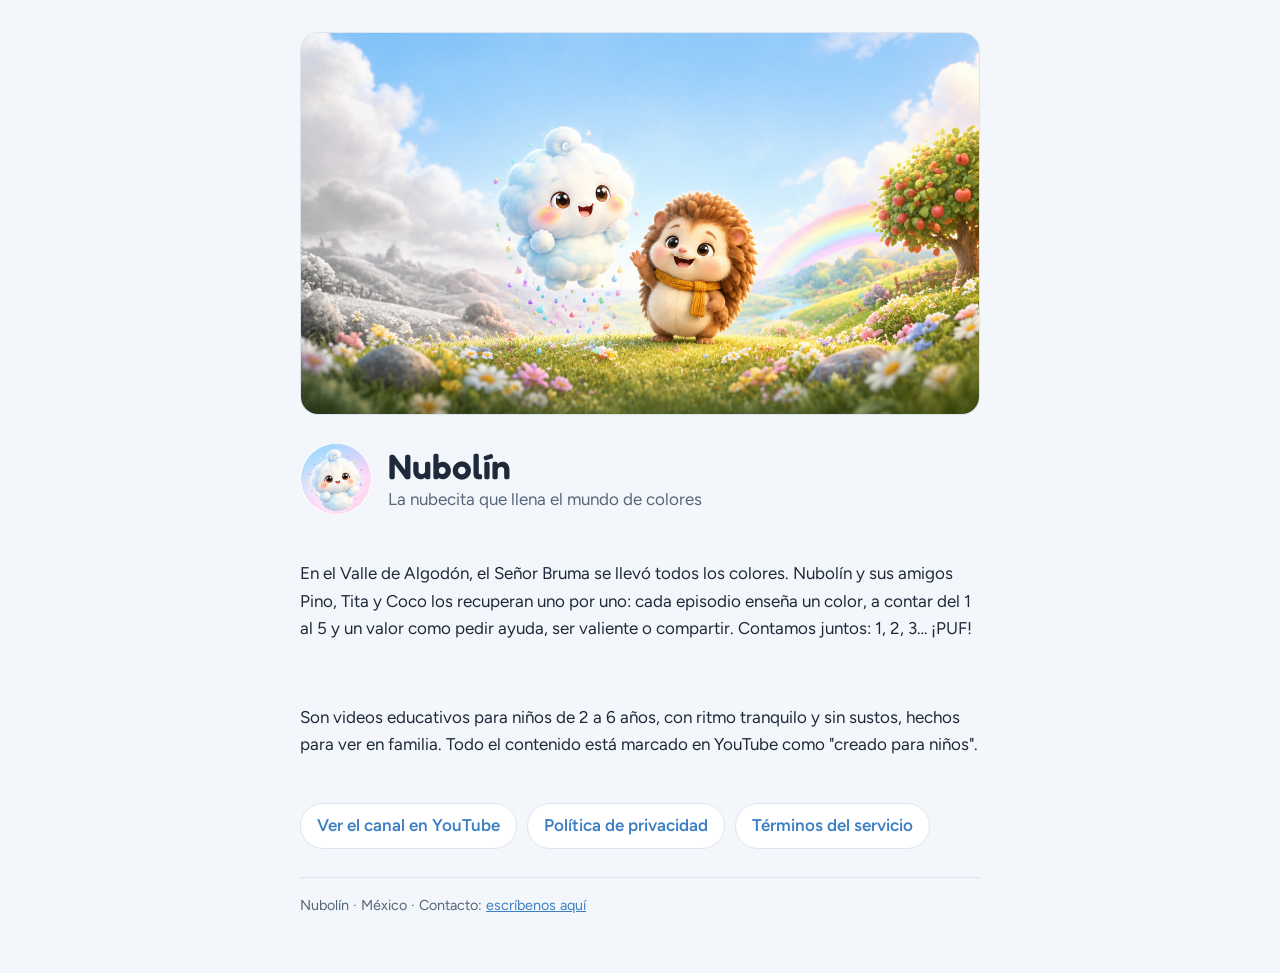
<file: index.html>
<!doctype html>
<html lang="es">
<head>
<meta charset="utf-8"><meta name="viewport" content="width=device-width, initial-scale=1">
<title>Nubolín</title>
<meta name="description" content="Nubolín: la nubecita que llena el mundo de colores. Videos educativos para niños de 2 a 6 años.">
<link rel="icon" href="avatar.png">
<link rel="stylesheet" href="https://fonts.googleapis.com/css2?family=Fredoka:wght@600&family=Figtree:wght@400;600&display=swap">
<link rel="stylesheet" href="style.css">
</head>
<body>
<main class="wrap">
  <div class="hero"><img src="portada.jpg" alt="Nubolín y Pino en el Valle de Algodón"></div>
  <div class="brand"><img src="avatar.png" alt=""><div><h1>Nubolín</h1><p class="muted" style="margin:0">La nubecita que llena el mundo de colores</p></div></div>
  <p>En el Valle de Algodón, el Señor Bruma se llevó todos los colores. Nubolín y sus amigos Pino, Tita y Coco los recuperan uno por uno: cada episodio enseña un color, a contar del 1 al 5 y un valor como pedir ayuda, ser valiente o compartir. Contamos juntos: 1, 2, 3… ¡PUF!</p>
  <p>Son videos educativos para niños de 2 a 6 años, con ritmo tranquilo y sin sustos, hechos para ver en familia. Todo el contenido está marcado en YouTube como "creado para niños".</p>
  <div class="links">
    <a href="https://www.youtube.com/@nubolin">Ver el canal en YouTube</a>
    <a href="privacidad.html">Política de privacidad</a>
    <a href="terminos.html">Términos del servicio</a>
  </div>
  <footer>Nubolín · México · Contacto: <a href="https://github.com/rfrancogar-ai/nubolin/issues">escríbenos aquí</a></footer>
</main>
</body>
</html>
</file>
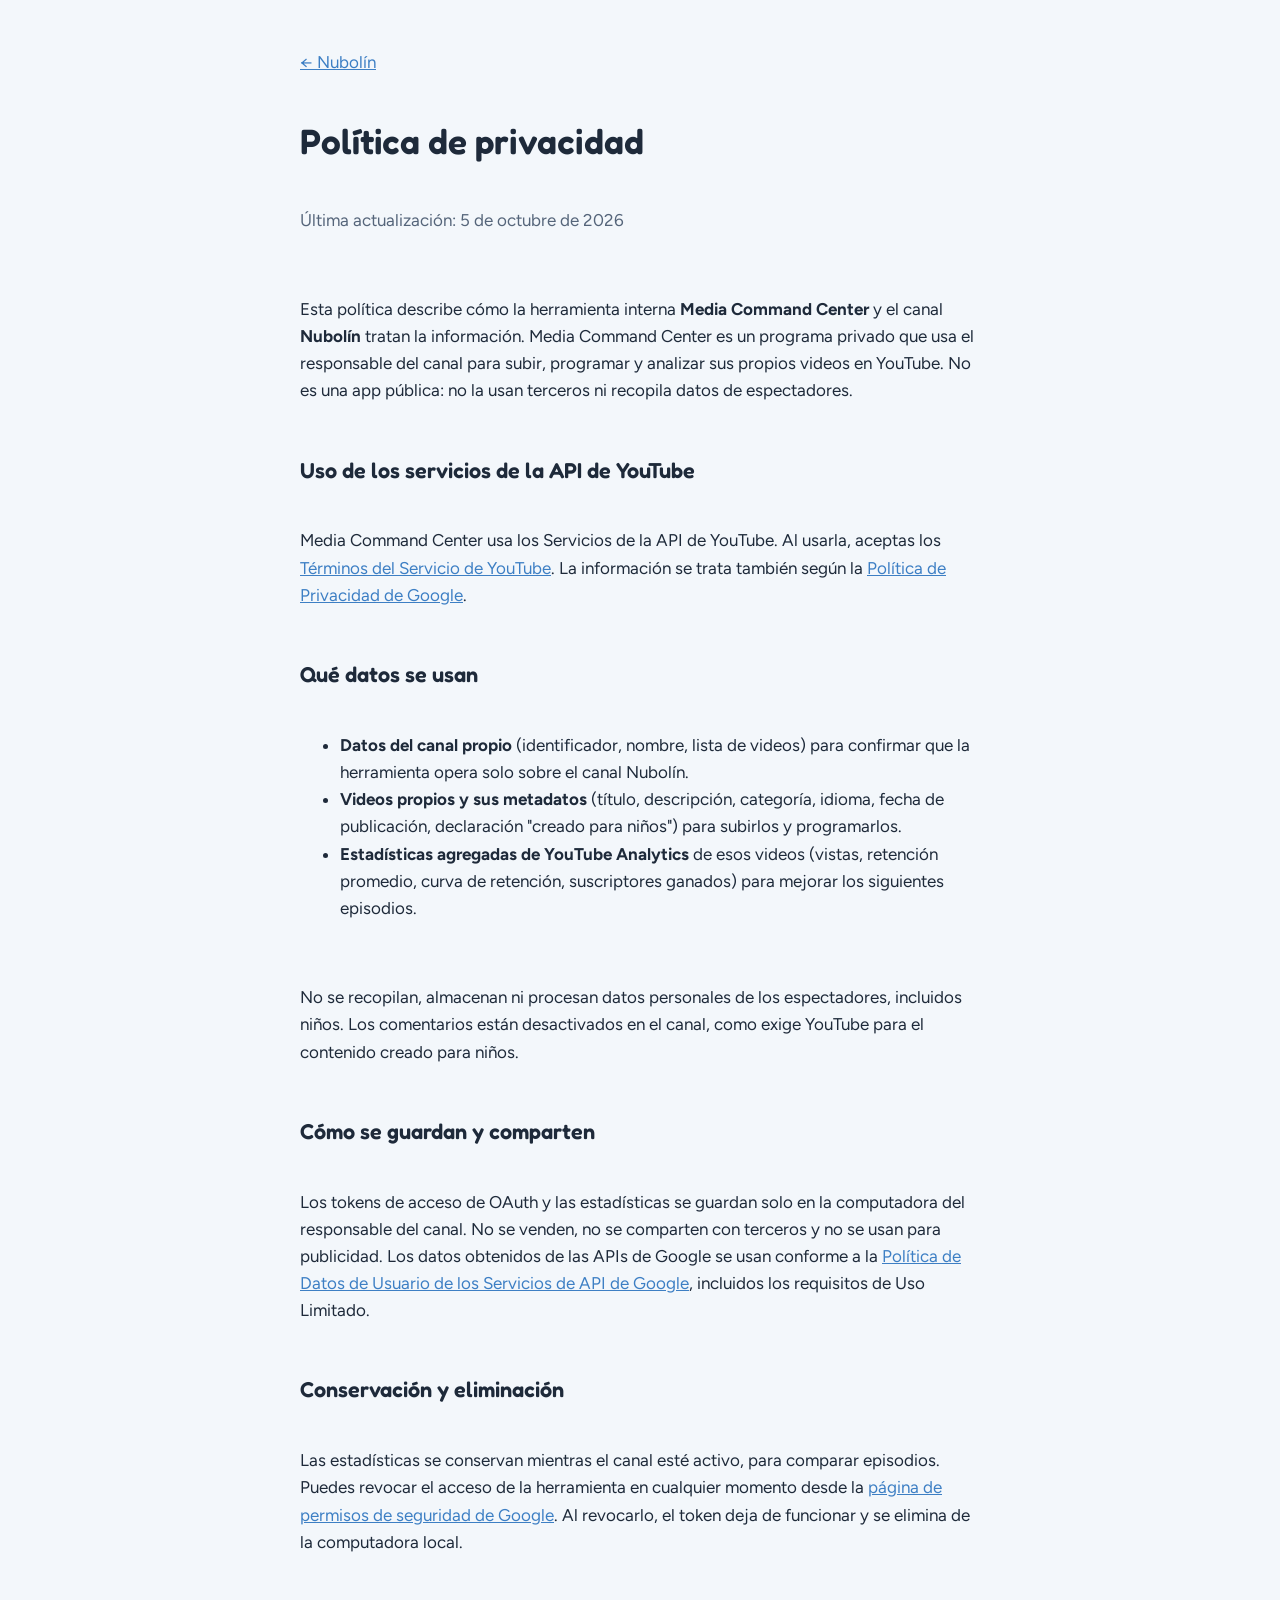
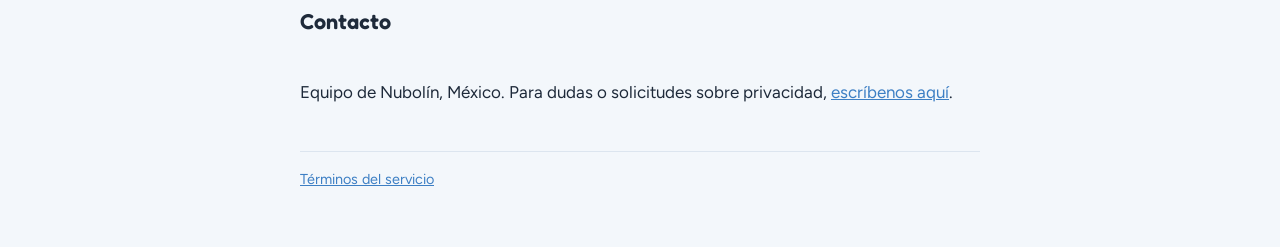
<file: privacidad.html>
<!doctype html>
<html lang="es">
<head>
<meta charset="utf-8"><meta name="viewport" content="width=device-width, initial-scale=1">
<title>Privacidad de Nubolín</title>
<link rel="icon" href="avatar.png">
<link rel="stylesheet" href="https://fonts.googleapis.com/css2?family=Fredoka:wght@600&family=Figtree:wght@400;600&display=swap">
<link rel="stylesheet" href="style.css">
</head>
<body>
<main class="wrap">
  <p><a href="index.html">← Nubolín</a></p>
  <h1>Política de privacidad</h1>
  <p class="muted">Última actualización: 5 de octubre de 2026</p>

  <p>Esta política describe cómo la herramienta interna <strong>Media Command Center</strong> y el canal <strong>Nubolín</strong> tratan la información. Media Command Center es un programa privado que usa el responsable del canal para subir, programar y analizar sus propios videos en YouTube. No es una app pública: no la usan terceros ni recopila datos de espectadores.</p>

  <h2>Uso de los servicios de la API de YouTube</h2>
  <p>Media Command Center usa los Servicios de la API de YouTube. Al usarla, aceptas los <a href="https://www.youtube.com/t/terms">Términos del Servicio de YouTube</a>. La información se trata también según la <a href="https://policies.google.com/privacy">Política de Privacidad de Google</a>.</p>

  <h2>Qué datos se usan</h2>
  <ul>
    <li><strong>Datos del canal propio</strong> (identificador, nombre, lista de videos) para confirmar que la herramienta opera solo sobre el canal Nubolín.</li>
    <li><strong>Videos propios y sus metadatos</strong> (título, descripción, categoría, idioma, fecha de publicación, declaración "creado para niños") para subirlos y programarlos.</li>
    <li><strong>Estadísticas agregadas de YouTube Analytics</strong> de esos videos (vistas, retención promedio, curva de retención, suscriptores ganados) para mejorar los siguientes episodios.</li>
  </ul>
  <p>No se recopilan, almacenan ni procesan datos personales de los espectadores, incluidos niños. Los comentarios están desactivados en el canal, como exige YouTube para el contenido creado para niños.</p>

  <h2>Cómo se guardan y comparten</h2>
  <p>Los tokens de acceso de OAuth y las estadísticas se guardan solo en la computadora del responsable del canal. No se venden, no se comparten con terceros y no se usan para publicidad. Los datos obtenidos de las APIs de Google se usan conforme a la <a href="https://developers.google.com/terms/api-services-user-data-policy">Política de Datos de Usuario de los Servicios de API de Google</a>, incluidos los requisitos de Uso Limitado.</p>

  <h2>Conservación y eliminación</h2>
  <p>Las estadísticas se conservan mientras el canal esté activo, para comparar episodios. Puedes revocar el acceso de la herramienta en cualquier momento desde la <a href="https://security.google.com/settings/security/permissions">página de permisos de seguridad de Google</a>. Al revocarlo, el token deja de funcionar y se elimina de la computadora local.</p>

  <h2>Contacto</h2>
  <p>Equipo de Nubolín, México. Para dudas o solicitudes sobre privacidad, <a href="https://github.com/rfrancogar-ai/nubolin/issues">escríbenos aquí</a>.</p>
  <footer><a href="terminos.html">Términos del servicio</a></footer>
</main>
</body>
</html>
</file>
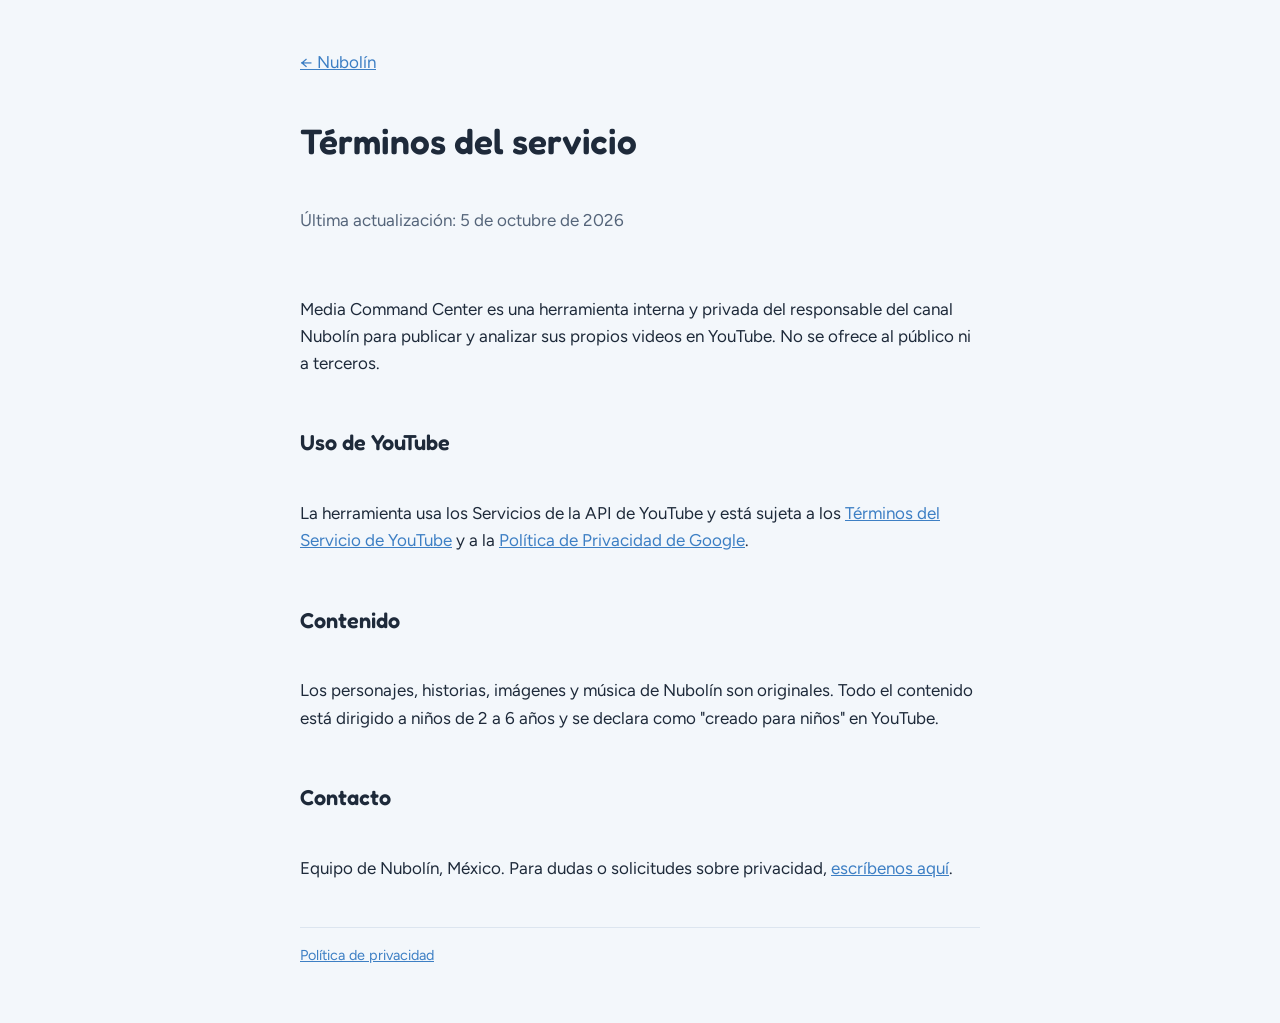
<file: terminos.html>
<!doctype html>
<html lang="es">
<head>
<meta charset="utf-8"><meta name="viewport" content="width=device-width, initial-scale=1">
<title>Términos de Nubolín</title>
<link rel="icon" href="avatar.png">
<link rel="stylesheet" href="https://fonts.googleapis.com/css2?family=Fredoka:wght@600&family=Figtree:wght@400;600&display=swap">
<link rel="stylesheet" href="style.css">
</head>
<body>
<main class="wrap">
  <p><a href="index.html">← Nubolín</a></p>
  <h1>Términos del servicio</h1>
  <p class="muted">Última actualización: 5 de octubre de 2026</p>
  <p>Media Command Center es una herramienta interna y privada del responsable del canal Nubolín para publicar y analizar sus propios videos en YouTube. No se ofrece al público ni a terceros.</p>
  <h2>Uso de YouTube</h2>
  <p>La herramienta usa los Servicios de la API de YouTube y está sujeta a los <a href="https://www.youtube.com/t/terms">Términos del Servicio de YouTube</a> y a la <a href="https://policies.google.com/privacy">Política de Privacidad de Google</a>.</p>
  <h2>Contenido</h2>
  <p>Los personajes, historias, imágenes y música de Nubolín son originales. Todo el contenido está dirigido a niños de 2 a 6 años y se declara como "creado para niños" en YouTube.</p>
  <h2>Contacto</h2>
  <p>Equipo de Nubolín, México. Para dudas o solicitudes sobre privacidad, <a href="https://github.com/rfrancogar-ai/nubolin/issues">escríbenos aquí</a>.</p>
  <footer><a href="privacidad.html">Política de privacidad</a></footer>
</main>
</body>
</html>
</file>
<file: style.css>
/* Nubolín site: soft sky palette, rounded display type, single readable column */
:root{--bg:#F3F7FB;--surface:#FFFFFF;--fg:#1E2A3A;--muted:#55657A;--sky:#3D7FC4;--line:#DCE5EF;
--display:"Fredoka",ui-rounded,"Arial Rounded MT Bold",system-ui,sans-serif;--body:"Figtree",system-ui,-apple-system,"Segoe UI",sans-serif}
@media (prefers-color-scheme:dark){:root{--bg:#111A24;--surface:#1A2533;--fg:#E8EEF5;--muted:#A3B3C6;--sky:#7DB6F0;--line:#2A3747;color-scheme:dark}}
*{box-sizing:border-box}
body{margin:0;background:var(--bg);color:var(--fg);font-family:var(--body);font-size:17px;line-height:1.6}
.wrap{max-width:720px;margin:0 auto;padding-inline:20px;padding-block:32px 56px;display:grid;gap:28px}
.hero{border-radius:18px;overflow:hidden;border:1px solid var(--line);background:var(--surface)}
.hero img{display:block;width:100%;height:auto}
.brand{display:flex;gap:16px;align-items:center}
.brand img{width:72px;height:72px;border-radius:50%}
h1,h2{font-family:var(--display);font-weight:600;line-height:1.15;margin:0;text-wrap:balance}
h1{font-size:2.2rem} h2{font-size:1.35rem;margin-top:8px}
p,li{max-width:65ch} .muted{color:var(--muted)}
a{color:var(--sky)} a:focus-visible{outline:2px solid var(--sky);outline-offset:2px}
.links{display:flex;flex-wrap:wrap;gap:10px}
.links a{background:var(--surface);border:1px solid var(--line);border-radius:999px;padding:8px 16px;text-decoration:none;font-weight:600}
footer{border-top:1px solid var(--line);padding-top:16px;font-size:.9rem;color:var(--muted)}
</file>
